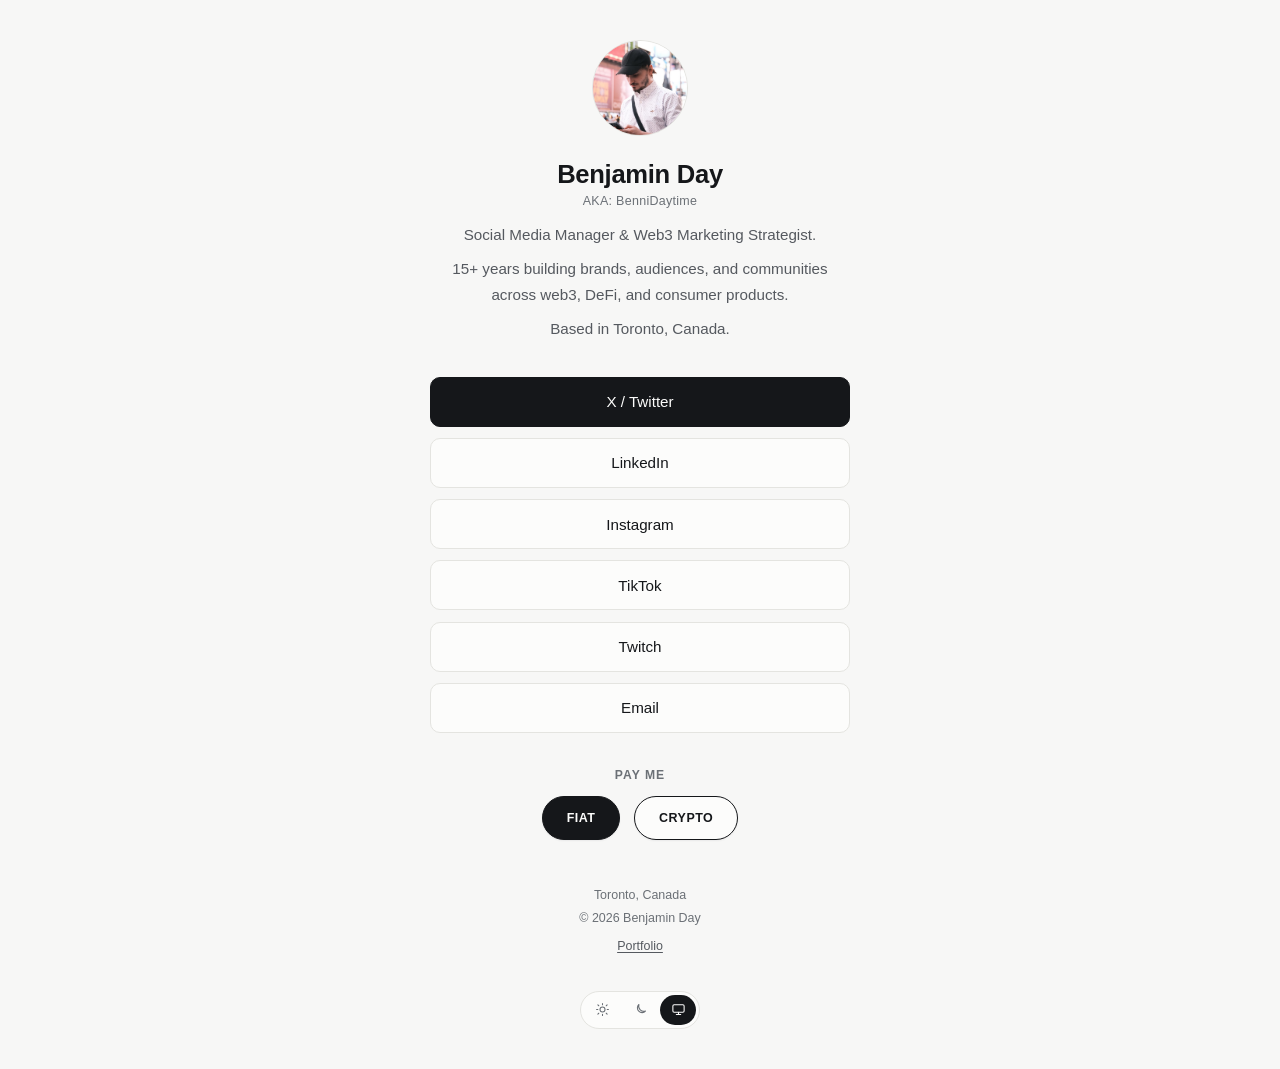
<file: index.html>
<!DOCTYPE html>
<html lang="en">
<head>
    <meta charset="UTF-8">
    <meta name="viewport" content="width=device-width, initial-scale=1.0, viewport-fit=cover">
    <title>Benjamin Day</title>
    <meta name="description" content="Benjamin Day — Social Media Manager & Web3 Marketing Strategist. Links and contact.">
    <meta name="theme-color" content="#f7f7f6">
    <link rel="canonical" href="https://bennidaytime.com/">
    <!-- Applies a saved theme choice before first paint, so there's no flash -->
    <script>
        (function () {
            try {
                var m = localStorage.getItem('theme');
                if (m === 'light' || m === 'dark') document.documentElement.setAttribute('data-theme', m);
            } catch (e) {}
        })();
    </script>

    <meta property="og:type" content="profile">
    <meta property="og:site_name" content="Benjamin Day">
    <meta property="og:title" content="Benjamin Day">
    <meta property="og:description" content="Social Media Manager &amp; Web3 Marketing Strategist. 15+ years building brands, audiences, and communities across web3, DeFi, and consumer products.">
    <meta property="og:url" content="https://bennidaytime.com/">
    <meta property="og:image" content="https://bennidaytime.com/images/og.png">
    <meta property="og:image:type" content="image/png">
    <meta property="og:image:width" content="1200">
    <meta property="og:image:height" content="630">
    <meta property="og:image:alt" content="Benjamin Day — @BenniDaytime — Web3 Marketing Strategist">
    <meta name="twitter:card" content="summary_large_image">
    <meta name="twitter:site" content="@BenniDaytime">
    <meta name="twitter:creator" content="@BenniDaytime">

    <link rel="icon" type="image/svg+xml" href="favicon.svg">
    <link rel="stylesheet" href="styles.css">
    <link rel="stylesheet" href="home.css">
    <script src="theme.js" defer></script>
</head>
<body>
    <div class="card">
        <img class="avatar" src="images/profile.jpg" alt="Benjamin Day" width="96" height="96">
        <h1>Benjamin Day</h1>
        <p class="aka">AKA: BenniDaytime</p>
        <p class="bio">Social Media Manager &amp; Web3 Marketing Strategist.<br>15+ years building brands, audiences, and communities across web3, DeFi, and consumer products.<br>Based in Toronto, Canada.</p>

        <div class="links">
            <a class="link primary" href="https://x.com/BenniDaytime" target="_blank" rel="noopener noreferrer">X / Twitter</a>
            <a class="link" href="https://www.linkedin.com/in/bennidaytime/" target="_blank" rel="noopener noreferrer">LinkedIn</a>
            <a class="link" href="https://www.instagram.com/bennidaytime/" target="_blank" rel="noopener noreferrer">Instagram</a>
            <a class="link" href="https://www.tiktok.com/@bennidaytime" target="_blank" rel="noopener noreferrer">TikTok</a>
            <a class="link" href="https://www.twitch.tv/bennidaytime" target="_blank" rel="noopener noreferrer">Twitch</a>
            <a class="link" href="mailto:benni@daytimex.com">Email</a>
        </div>

        <div class="pay-me">
            <h2>Pay Me</h2>
            <div class="pay-buttons">
                <a class="pay-circle wise" href="https://wise.com/pay/me/benjamind1714" target="_blank" rel="noopener noreferrer" aria-label="Pay with Wise (Fiat)">
                    <span>FIAT</span>
                </a>
                <a class="pay-circle usdc" href="https://www.sageonchain.xyz/send.html?to=0x2610a6dc27423831489842b0325e1dbcc6142408&amp;token=USDC&amp;chain=8453&amp;amount=1&amp;currency=usd&amp;usd=1" target="_blank" rel="noopener noreferrer" aria-label="Pay with Crypto (USDC)">
                    <span>CRYPTO</span>
                </a>
            </div>
        </div>

        <footer>
            <p>Toronto, Canada</p>
            <p>&copy; 2026 Benjamin Day</p>
            <p><a class="footer-link" href="portfolio/">Portfolio</a></p>
        </footer>

        <div class="theme-mount" data-theme-mount></div>
    </div>
</body>
</html>
</file>
<file: styles.css>
/* Shared foundation for both pages: colour tokens, reset, base type.
   Page-specific rules live in home.css and portfolio/portfolio.css. */

:root {
    /* Neutrals — deliberately off pure white / pure black */
    --bg: #f7f7f6;
    --surface: #fcfcfb;
    --surface-alt: #f1f1ef;
    --ink: #15171a;
    --ink-2: #33373d;
    --ink-3: #55595f;
    --muted: #6b7076;
    --line: #e4e4e0;
    --line-soft: #ededea;

    /* Dark (Across) section — brand colours, identical in both themes */
    --dark-bg: #0d1210;
    --dark-ink: #eef3f1;
    --dark-ink-2: #cdd6d3;
    --dark-muted: #9fb0ac;
    --mint: #6DF8D9;

    --radius: 10px;
    --shadow-sm: 0 1px 2px rgba(21, 23, 26, 0.06);
    --shadow-md: 0 6px 24px rgba(21, 23, 26, 0.10);

    color-scheme: light dark;
}

/* Dark palette.
   Two selectors carry the same values on purpose: the media query is the
   default "follow the device" behaviour and works with JS disabled, while
   the attribute is set by the theme toggle when someone picks a theme
   explicitly. Edit them together. */
@media (prefers-color-scheme: dark) {
    :root:not([data-theme="light"]) {
        --bg: #15171a;
        --surface: #1c1f24;
        --surface-alt: #24282e;
        --ink: #edeff2;
        --ink-2: #d2d6dc;
        --ink-3: #aeb4bc;
        --muted: #8d949d;
        --line: #2f343b;
        --line-soft: #282c33;

        --shadow-sm: 0 1px 2px rgba(0, 0, 0, 0.4);
        --shadow-md: 0 6px 24px rgba(0, 0, 0, 0.5);
    }
}

:root[data-theme="dark"] {
    --bg: #15171a;
    --surface: #1c1f24;
    --surface-alt: #24282e;
    --ink: #edeff2;
    --ink-2: #d2d6dc;
    --ink-3: #aeb4bc;
    --muted: #8d949d;
    --line: #2f343b;
    --line-soft: #282c33;

    --shadow-sm: 0 1px 2px rgba(0, 0, 0, 0.4);
    --shadow-md: 0 6px 24px rgba(0, 0, 0, 0.5);
}

/* Also tells the browser which way to render scrollbars and form controls */
:root[data-theme="light"] {
    color-scheme: light;
}

:root[data-theme="dark"] {
    color-scheme: dark;
}

* {
    margin: 0;
    padding: 0;
    box-sizing: border-box;
}

html {
    -webkit-text-size-adjust: 100%;
}

body {
    font-family: -apple-system, BlinkMacSystemFont, 'Segoe UI', Roboto, sans-serif;
    color: var(--ink-2);
    background: var(--bg);
    -webkit-font-smoothing: antialiased;
}

img {
    max-width: 100%;
}

a {
    color: inherit;
}

:focus-visible {
    outline: 2px solid var(--ink);
    outline-offset: 3px;
    border-radius: 4px;
}

.sr-only {
    position: absolute;
    width: 1px;
    height: 1px;
    padding: 0;
    margin: -1px;
    overflow: hidden;
    clip-path: inset(50%);
    white-space: nowrap;
    border: 0;
}

/* ---------- Theme toggle ----------
   Rendered by theme.js, so it never appears as a dead control when
   JavaScript is unavailable — the page still follows the device there. */

.theme-toggle {
    display: inline-flex;
    align-items: center;
    gap: 2px;
    padding: 3px;
    border: 1px solid var(--line);
    background: var(--surface);
    border-radius: 999px;
}

.theme-toggle input {
    position: absolute;
    width: 1px;
    height: 1px;
    opacity: 0;
    pointer-events: none;
}

.theme-toggle label {
    display: inline-flex;
    align-items: center;
    justify-content: center;
    width: 36px;
    height: 30px;
    border-radius: 999px;
    color: var(--muted);
    cursor: pointer;
    transition: background 0.2s ease, color 0.2s ease;
}

.theme-toggle label:hover {
    color: var(--ink);
    background: var(--surface-alt);
}

.theme-toggle input:checked + label {
    color: var(--surface);
    background: var(--ink);
}

.theme-toggle input:focus-visible + label {
    outline: 2px solid var(--ink);
    outline-offset: 2px;
}

.theme-toggle svg {
    width: 15px;
    height: 15px;
    display: block;
    fill: none;
    stroke: currentColor;
    stroke-width: 1.7;
    stroke-linecap: round;
    stroke-linejoin: round;
}

@media (prefers-reduced-motion: reduce) {
    html {
        scroll-behavior: auto;
    }

    *,
    *::before,
    *::after {
        transition-duration: 0.01ms !important;
        animation-duration: 0.01ms !important;
    }
}
</file>
<file: home.css>
/* Link-in-bio homepage. Shared tokens and reset come from styles.css. */

body {
    min-height: 100vh;
    min-height: 100svh;
    display: flex;
    align-items: center;
    justify-content: center;
    padding: 2.5rem 1.25rem;
}

:focus-visible {
    border-radius: 6px;
}

.card {
    width: 100%;
    max-width: 420px;
    text-align: center;
}

.avatar {
    width: 96px;
    height: 96px;
    border-radius: 50%;
    object-fit: cover;
    margin: 0 auto 1.5rem;
    display: block;
    border: 1px solid var(--line);
}

h1 {
    font-size: 1.6rem;
    font-weight: 600;
    letter-spacing: -0.3px;
    margin-bottom: 0.3rem;
    color: var(--ink);
}

.aka {
    color: var(--muted);
    font-size: 0.78rem;
    letter-spacing: 0.3px;
    margin-bottom: 0.9rem;
}

.bio {
    color: var(--ink-3);
    font-size: 0.95rem;
    line-height: 1.7;
    margin-bottom: 2.2rem;
    text-wrap: pretty;
}

/* keeps the three bio lines reading as separate thoughts */
.bio br {
    content: "";
    display: block;
    margin-top: 0.5rem;
}

.links {
    display: flex;
    flex-direction: column;
    gap: 0.7rem;
}

.link {
    display: flex;
    align-items: center;
    justify-content: center;
    min-height: 50px;
    padding: 0.85rem 1.5rem;
    background: var(--surface);
    border: 1px solid var(--line);
    border-radius: 10px;
    text-decoration: none;
    color: var(--ink);
    font-weight: 500;
    font-size: 0.95rem;
    transition: background 0.2s ease, color 0.2s ease, border-color 0.2s ease, transform 0.15s ease;
}

.link:hover {
    background: var(--ink);
    color: var(--surface);
    border-color: var(--ink);
}

.link:active {
    transform: translateY(1px);
}

.link.primary {
    background: var(--ink);
    color: var(--surface);
    border-color: var(--ink);
}

.link.primary:hover {
    background: var(--ink-2);
    border-color: var(--ink-2);
}

.pay-me {
    margin-top: 2.2rem;
}

.pay-me h2 {
    font-size: 0.76rem;
    font-weight: 600;
    letter-spacing: 1px;
    text-transform: uppercase;
    color: var(--muted);
    margin-bottom: 0.9rem;
}

.pay-buttons {
    display: flex;
    flex-wrap: wrap;
    justify-content: center;
    gap: 0.85rem;
}

.pay-circle {
    display: inline-flex;
    align-items: center;
    justify-content: center;
    min-height: 44px;
    padding: 0.65rem 1.5rem;
    border-radius: 999px;
    text-decoration: none;
    border: 1.5px solid var(--ink);
    transition: transform 0.15s ease, box-shadow 0.15s ease;
    box-shadow: var(--shadow-sm);
}

.pay-circle:hover {
    transform: translateY(-2px);
    box-shadow: var(--shadow-md);
}

.pay-circle:active {
    transform: translateY(0);
}

.pay-circle.wise {
    background: var(--ink);
}

.pay-circle.usdc {
    background: var(--surface);
}

.pay-circle.wise span {
    color: var(--surface);
}

.pay-circle.usdc span {
    color: var(--ink);
}

.pay-circle span {
    font-weight: 700;
    font-size: 0.78rem;
    letter-spacing: 0.5px;
}

footer {
    margin-top: 2.75rem;
    color: var(--muted);
    font-size: 0.78rem;
    line-height: 1.8;
}

.footer-link {
    color: var(--ink-3);
    text-decoration: underline;
    text-underline-offset: 2px;
    display: inline-block;
    padding: 0.35rem 0.25rem;
}

.footer-link:hover {
    color: var(--ink);
}

.theme-mount {
    display: flex;
    justify-content: center;
    margin-top: 1.75rem;
}

@media (max-width: 380px) {
    body {
        padding: 2rem 1rem;
    }

    .bio {
        font-size: 0.9rem;
        margin-bottom: 1.8rem;
    }

    .pay-buttons {
        gap: 0.6rem;
    }
}
</file>
